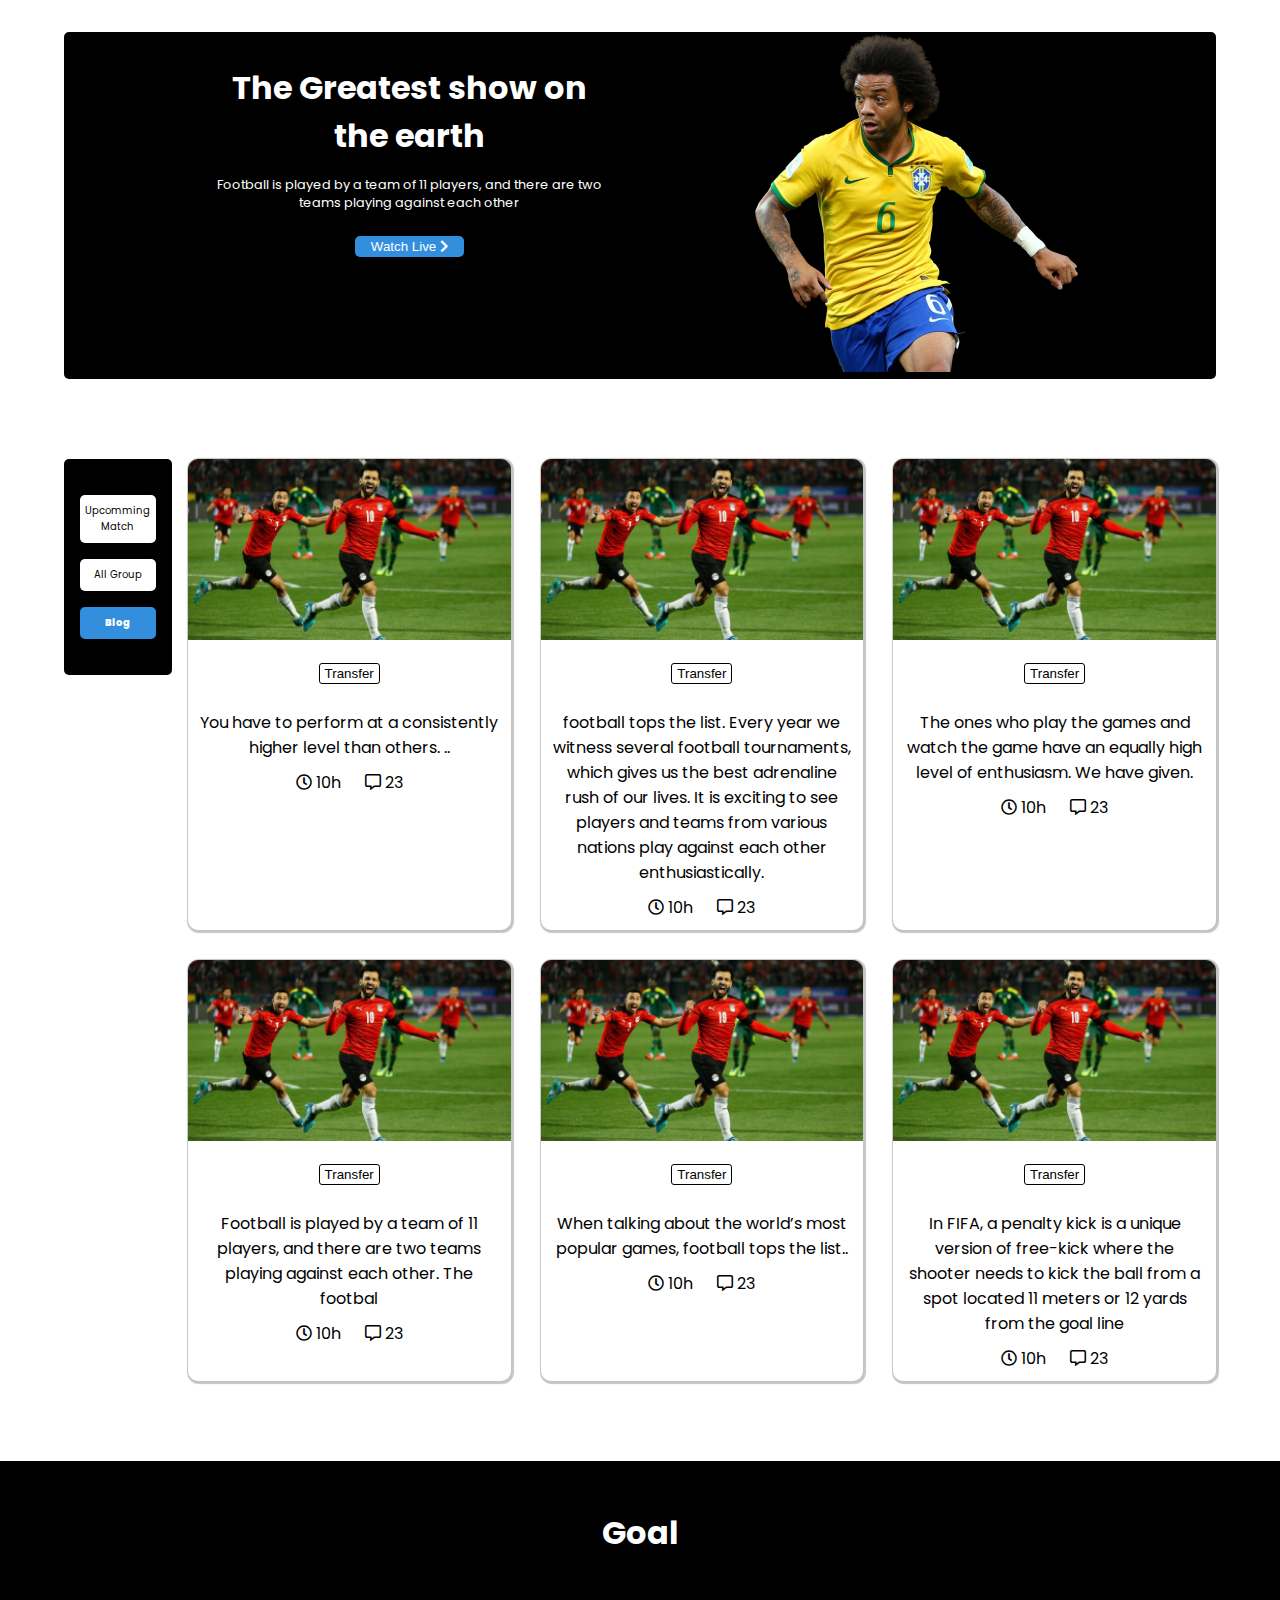
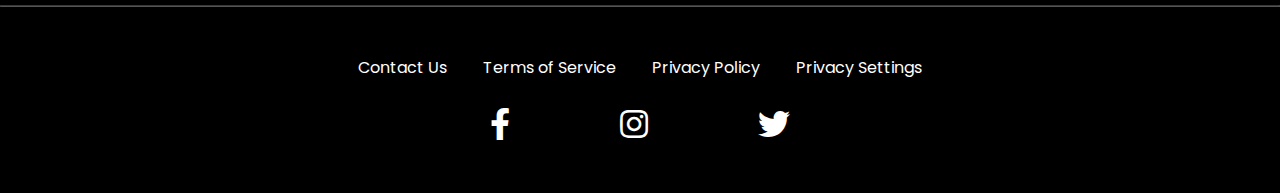
<file: index.html>
<!DOCTYPE html>
<html lang="en">
	<head>
		<meta charset="UTF-8" />
		<meta http-equiv="X-UA-Compatible" content="IE=edge" />
		<meta name="viewport" content="width=device-width, initial-scale=1.0" />
		<title>Document</title>
		<link rel="stylesheet" href="style.css" />
		<link
			rel="stylesheet"
			href="https://cdnjs.cloudflare.com/ajax/libs/font-awesome/5.15.4/css/all.min.css"
			integrity="sha512-1ycn6IcaQQ40/MKBW2W4Rhis/DbILU74C1vSrLJxCq57o941Ym01SwNsOMqvEBFlcgUa6xLiPY/NS5R+E6ztJQ=="
			crossorigin="anonymous"
			referrerpolicy="no-referrer"
		/>
	</head>
	<body>
		    <!-- 
          |heading section start  
        -->
		<header class="section_header flex_container container">
			<div class="header_left">
				<h1>The Greatest show on the earth</h1>
				<p>
					Football is played by a team of 11 players, and there are two teams playing against each other
				</p>

				<button class="btn" data-extra="Go Live">
					Watch Live  <i class="fas fa-chevron-right"></i></i>
				</button>
			</div>
			<div class="header_right">
				<img src="assets/Banner Image.png" alt="" />
			</div>
		</header>

        <!-- 
            |section blog start

         -->
         <section class="section_blog container flex_container">
            <div class="blog_left flex_container">

                <a target="_blank" href="match.html"  class="btn">Upcomming Match</a>
                <a  class="btn">All Group</a>
                <a target="_blank" href="index.html" class="btn active">Blog</a>
            </div>
            <div class="blog_right grid">
              <figure>
                <img src="assets/Blog Image.png" alt=" blog image">
                <button>Transfer</button>
                <figcaption>You have to perform at a consistently higher level than others. ..</figcaption>
                <div class="blog_icon">
                    <span><i class="far fa-clock"></i> 10h</span>
                    <span><i class="far fa-comment-alt"></i> 23</span>
                </div>
              </figure>

              <figure>
                <img src="assets/Blog Image.png" alt=" blog image">
                <button>Transfer</button>
                <figcaption>football tops the list. Every year we witness several football tournaments, which gives us the best adrenaline rush of our lives. It is exciting to see players and teams from various nations play against each other enthusiastically.</figcaption>

                <div class="blog_icon">

                    <span><i class="far fa-clock"></i> 10h</span>
                    <span><i class="far fa-comment-alt"></i> 23</span>
                </div>
              </figure>

              <figure>
                <img src="assets/Blog Image.png" alt=" blog image">
                <button>Transfer</button>
                <figcaption>The ones who play the games and watch the game have an equally high level of enthusiasm. We have given.</figcaption>
                <div class="blog_icon">

                    <span><i class="far fa-clock"></i> 10h</span>
                    <span><i class="far fa-comment-alt"></i> 23</span>
                </div>
              </figure>

              <figure>
                <img src="assets/Blog Image.png" alt=" blog image">
                <button>Transfer</button>
                <figcaption>Football is played by a team of 11 players, and there are two teams playing against each other. The footbal</figcaption>

                <div class="blog_icon">

                    <span><i class="far fa-clock"></i> 10h</span>
                    <span><i class="far fa-comment-alt"></i> 23</span>
                </div>
              </figure>
              
              <figure>
                <img src="assets/Blog Image.png" alt=" blog image">
                <button>Transfer</button>
                <figcaption> When talking about the world’s most popular games, football tops the list..</figcaption>

                <div class="blog_icon">

                    <span><i class="far fa-clock"></i> 10h</span>
                    <span><i class="far fa-comment-alt"></i> 23</span>
                </div>
              </figure>
              <figure>
                <img src="assets/Blog Image.png" alt=" blog image">
                <button>Transfer</button>
                <figcaption>In FIFA, a penalty kick is a unique version of free-kick where the shooter needs to kick the ball from a spot located 11 meters or 12 yards from the goal line</figcaption>

                <div class="blog_icon">
                    <span><i class="far fa-clock"></i> 10h</span>
                    <span><i class="far fa-comment-alt"></i> 23</span>
                </div>
              </figure>
              
            </div>
            <button class="view-all">
              View All
             </button>
          </section>
       
         <!-- 

          |section footer start
          -->
         <footer>
            <h1>Goal</h1>

            <hr>
            <div class="footer_span">
                <span>Contact Us </span>
                <span>Terms of Service</span>
                <span>Privacy Policy </span>
                <span>Privacy Settings</span>
            </div>

            <ul>
                <li>
                    <a  target="_blank" href="https://www.facebook.com/rs.ronnie.52/"><i class="fab fa-facebook-f"></i></a>
                </li>
                <li>
                   <a target="_blank" href="https://www.facebook.com/rs.ronnie.52/"> <i class="fab fa-instagram"></i></a>
                </li>
                <li>
                  <a target="_blank" href="https://www.facebook.com/rs.ronnie.52/"><i class="fab fa-twitter"></i></a>
                </li>
            </ul>
            
         </footer>
	</body>
</html>
</file>
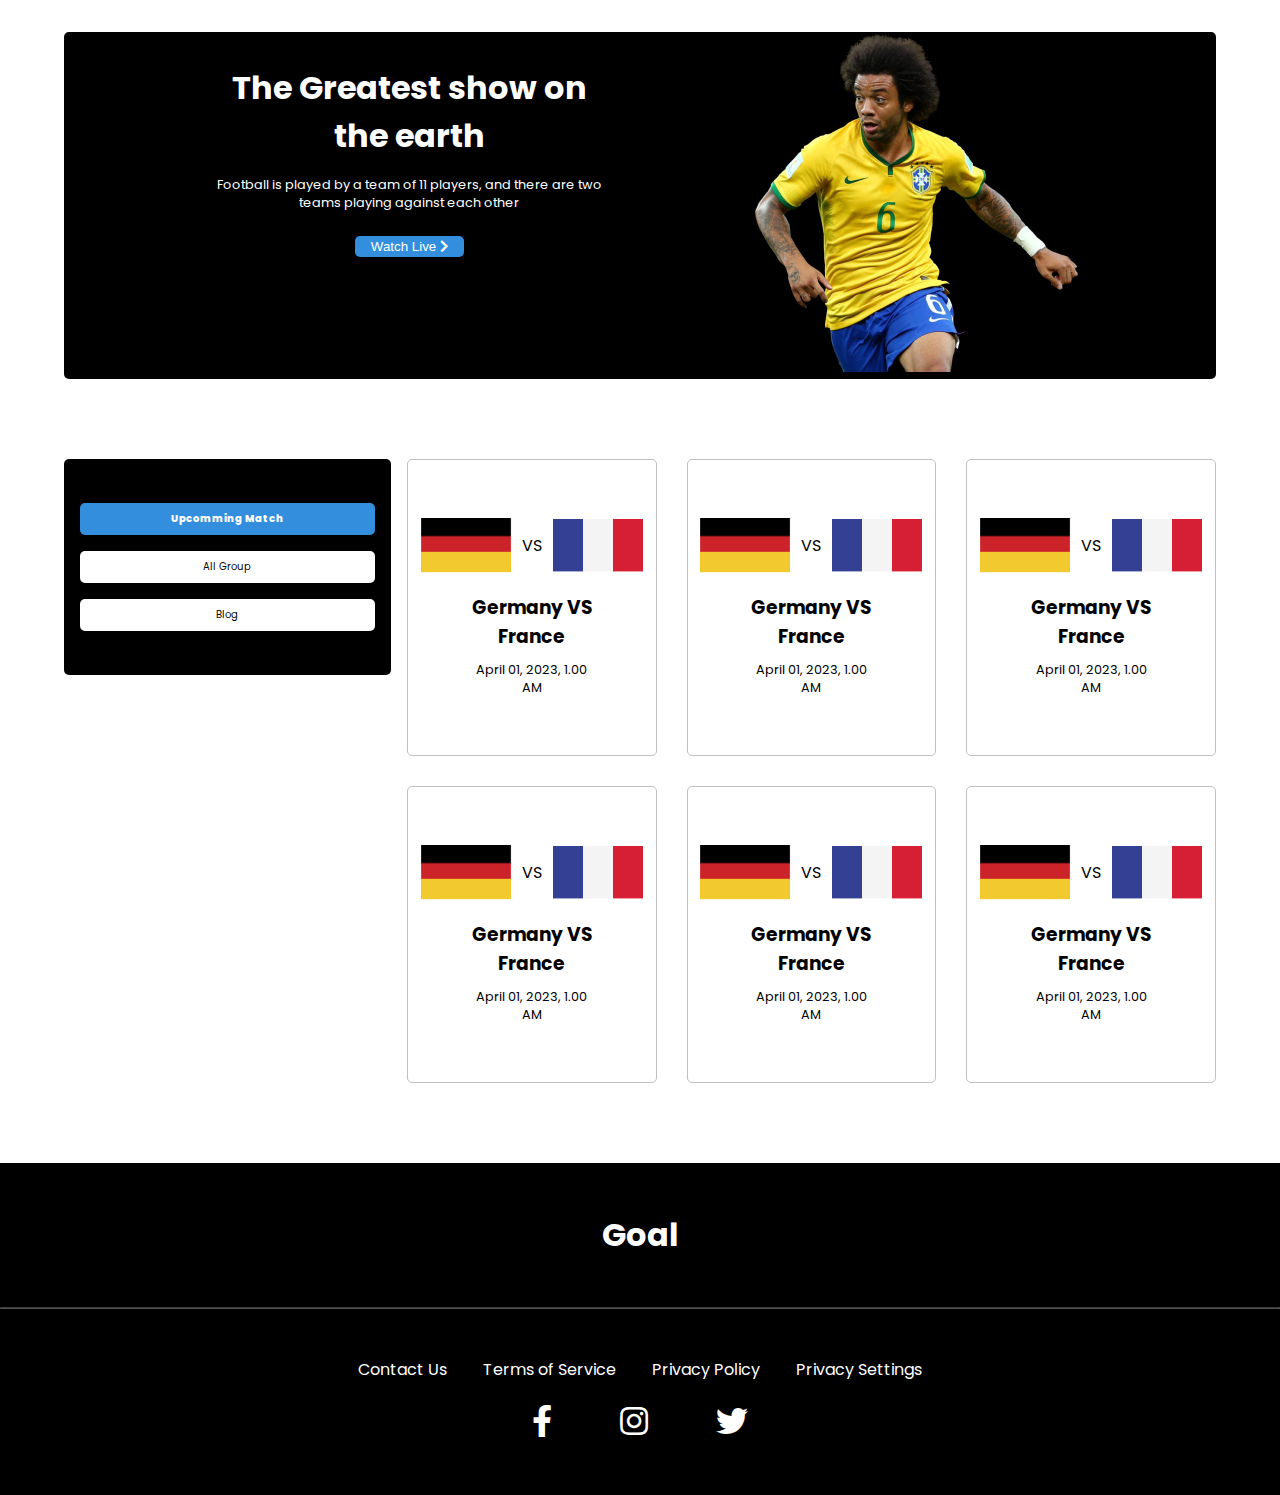
<file: match.html>
<!DOCTYPE html>
<html lang="en">
	<head>
		<meta charset="UTF-8" />
		<meta http-equiv="X-UA-Compatible" content="IE=edge" />
		<meta name="viewport" content="width=device-width, initial-scale=1.0" />
		<title>Document</title>
		<link rel="stylesheet" href="style.css" />
		<link
			rel="stylesheet"
			href="https://cdnjs.cloudflare.com/ajax/libs/font-awesome/5.15.4/css/all.min.css"
			integrity="sha512-1ycn6IcaQQ40/MKBW2W4Rhis/DbILU74C1vSrLJxCq57o941Ym01SwNsOMqvEBFlcgUa6xLiPY/NS5R+E6ztJQ=="
			crossorigin="anonymous"
			referrerpolicy="no-referrer"
		/>
	</head>
	<body>
		<!-- 
            |heading section start
            
        -->
		<header class="section_header flex_container container">
			<div class="header_left">
				<h1>The Greatest show on the earth</h1>
				<p>
					Football is played by a team of 11 players, and there are two teams playing against each other
				</p>

				<button class="btn" data-extra="Go Live">
					Watch Live  <i class="fas fa-chevron-right"></i></i>
				</button>
			</div>
			<div class="header_right">
				<img src="assets/Banner Image.png" alt="" />
			</div>
		</header>

        <!-- 
            |section blog start

         -->

         <section class="section_blog container flex_container">
            <div class="blog_left flex_container">
                <a href="match.html" class="btn active">Upcomming Match</a><a class="btn">All Group</a><a href="index.html" class="btn">Blog</a>
            </div>
            <div class="blog_right grid">
           
                <div class="upcoming_match ">
                    <div class="flex_container">

                        <img src="assets/germany Flag.png" alt="getmany flag"> 
                        <span>VS</span>
                        <img src="assets/Flag.png" alt="">
                    </div>

                    <h3>Germany VS France </h3>
                    <p>April 01, 2023, 1.00 AM</p>
                </div>
                <div class="upcoming_match ">
                    <div class="flex_container">

                        <img src="assets/germany Flag.png" alt="getmany flag"> 
                        <span>VS</span>
                        <img src="assets/Flag.png" alt="">
                    </div>

                    <h3>Germany VS France </h3>
                    <p>April 01, 2023, 1.00 AM</p>
                </div>
                <div class="upcoming_match ">
                    <div class="flex_container">

                        <img src="assets/germany Flag.png" alt="getmany flag"> 
                        <span>VS</span>
                        <img src="assets/Flag.png" alt="">
                    </div>

                    <h3>Germany VS France </h3>
                    <p>April 01, 2023, 1.00 AM</p>
                </div>
                <div class="upcoming_match ">
                    <div class="flex_container">

                        <img src="assets/germany Flag.png" alt="getmany flag"> 
                        <span>VS</span>
                        <img src="assets/Flag.png" alt="">
                    </div>

                    <h3>Germany VS France </h3>
                    <p>April 01, 2023, 1.00 AM</p>
                </div>
                <div class="upcoming_match ">
                    <div class="flex_container">

                        <img src="assets/germany Flag.png" alt="getmany flag"> 
                        <span>VS</span>
                        <img src="assets/Flag.png" alt="">
                    </div>

                    <h3>Germany VS France </h3>
                    <p>April 01, 2023, 1.00 AM</p>
                </div>
                <div class="upcoming_match ">
                    <div class="flex_container">

                        <img src="assets/germany Flag.png" alt="getmany flag"> 
                        <span>VS</span>
                        <img src="assets/Flag.png" alt="">
                    </div>

                    <h3>Germany VS France </h3>
                    <p>April 01, 2023, 1.00 AM</p>
                </div>
            </div>
            <button class="view-all">
                View All
               </button>
         </section>

         <!-- 

          |section footer start
          -->
         <footer>
            <h1>Goal</h1>

            <hr>
            <div class="footer_span">
                <span>Contact Us </span>
                <span>Terms of Service</span>
                <span>Privacy Policy </span>
                <span>Privacy Settings</span>
            </div>

            <ul>
                <li>
                    <i class="fab fa-facebook-f"></i>
                </li>
                <li>
                    <i class="fab fa-instagram"></i>
                </li>
                <li>
                   <i class="fab fa-twitter"></i>
                </li>
            </ul>
            
         </footer>
	</body>
</html>
</file>
<file: style.css>
@import url('https://fonts.googleapis.com/css2?family=Lobster&family=Poppins:wght@400;500&display=swap');

* {
	padding: 0;
	margin: 0;
}

body {
	position: relative;
	font-family: 'Poppins', sans-serif;
	max-width: 1280px;
	text-align: center;
	margin: 0 auto;
}

/* 

    |root
*/

:root {
	--btn-bg: rgb(51, 143, 222);
	--bg-shadow: 1px 1px 1px 2px rgba(0, 0, 0, 0.233);
}

/* 
| Reusble code
*/
.container {
	max-width: 90%;
	margin: 10px auto;
	margin-top: 2rem;
	margin-bottom: 5rem;
}
.flex_container {
	display: flex;
}

.grid {
	display: grid;
}

.btn {
	border: none;
	padding: 0.2rem 1rem;
	border-radius: 5px;
	cursor: pointer;
	margin: 0.5rem 0;
	text-decoration: none;
}
a {
	text-decoration: none;
	background: white;
	padding: 5px;
	font-size: 15px;
	color: black;
}
.active {
	background-color: var(--btn-bg);
	color: white;
	font-weight: 800;
}
h1 {
	margin-top: 2rem;
}
p {
	font-size: 0.8rem;
	margin: 1rem 0;
}

/* 
| section header start

*/

.section_header {
	background-color: black;
	justify-content: space-evenly;
	color: white;
	border-radius: 5px;
}
.section_header .header_left > button {
	background-color: var(--btn-bg);
	color: white;
	position: relative;
	overflow: hidden;
}

.section_header .header_left > button::after {
	content: attr(data-extra);
	position: absolute;
	height: 100%;
	width: 100%;
	border-radius: 5px;
	background-color: purple;
	right: 0;
	left: 0;
	bottom: 0;
	transition: transform 0.4s ease;
	transform: translateY(-100%);
}
.section_header .header_left > button:hover::after {
	transform: translateY(0%);
}

.header_left {
	flex: 0.5;
}
.header_right img {
	width: 100%;
}

/* 
| section blog and start
*/

.section_blog .blog_left {
	flex-direction: column;
	justify-content: center;
	align-items: center;
	width: 400px;
	height: 200px;
	padding: 0.5rem 1rem;
	background-color: black;
	border-radius: 5px;
	margin-right: 1rem;
}
.blog_left a {
	font-size: 10px;
	text-align: center;
	width: 100%;
	padding: 8px 0;
}

.blog_right {
	grid-template-columns: repeat(3, 1fr);
	gap: 30px;
}
.blog_right figure img {
	width: 100%;
}
.blog_right figure {
	box-shadow: var(--bg-shadow);
	border-radius: 10px;
}

.blog_right figure > figcaption,
figure > button {
	margin: 10px 10px;
}

.blog_icon {
	margin-bottom: 10px;
}
.blog_icon span {
	margin: 10px;
}
figure > button {
	padding: 2px 5px;
	background-color: white;
	border-radius: 3px;
	border: 1px solid black;
	margin: 1rem;
}

/* 
| Upcoming match
*/

.upcoming_match div {
	align-items: center;
	justify-content: center;
}
.upcoming_match div img {
	width: 60%;
	margin: 10px;
}
.upcoming_match {
	padding: 3rem;
	text-align: center;
	border: 1px solid silver;
	border-radius: 5px;
}
.upcoming_match p,
h3 {
	margin: 10px;
}

/* 
| footer section start



*/

footer {
	background-color: black;
	color: white;
	height: 300px;
	text-align: center;
	padding-top: 1rem;
	padding-bottom: 1rem;
}

footer hr {
	border-color: #ffffff54;
	margin-top: 3rem;
	margin-bottom: 3rem;
}

footer span {
	margin: 1rem;
}
footer ul {
	list-style: none;
	margin-top: 1rem;
}

footer ul li,
li i,
li a {
	font-size: 2rem;
	display: inline-block;
	margin: 0 1rem;
}

footer ul li a {
	text-decoration: none;
	background: black;
	color: white;
}

/* view all btn */

.view-all {
	background-color: var(--btn-bg);
	border: none;
	padding: 0.5rem 1rem;
	border-radius: 5px;
	margin: auto;
	display: none;
}

/* 
| Responsive section
*/

/* | max width 992px */

@media screen and (min-width: 576px) and (max-width: 992px) {
	.section_blog {
		flex-direction: column;
	}
	.blog_left .btn {
		border: 1px solid silver;
		width: 30%;
	}
	.section_blog .blog_left {
		width: 95%;
		flex-direction: row;
		justify-content: space-between;
		background-color: white;
	}
	.blog_right {
		grid-template-columns: repeat(2, 1fr);
		gap: 30px;
	}
	.view-all {
		display: block;
		margin-top: 1rem;
		color: white;
	}
}

/* | max width 576 */

@media screen and (max-width: 576px) {
	.section_header {
		flex-direction: column;
		padding-bottom: 1rem;
	}
	.section_header .header_right img {
		width: 50%;
	}
	.section_header .header_left .btn {
		font-size: 15px;
		margin-bottom: 1rem;
	}
	.section_header .header_left p {
		text-overflow: ellipsis;
	}

	.blog_right {
		grid-template-columns: repeat(1, 1fr);
		gap: 30px;
	}
	.section_blog {
		flex-direction: column;
	}
	.section_blog .blog_left {
		width: auto;
		height: auto;
		flex-direction: column;
		justify-content: space-between;
		background-color: white;
	}
	.blog_left .btn {
		border: 1px solid silver;
		width: auto;
		padding: 0.2rem 1rem;
	}

	footer {
		height: auto;
	}
	.footer_span {
		display: flex;
		flex-direction: column;
	}
	footer ul li a i {
		font-size: 1.5rem;
	}
}
</file>
